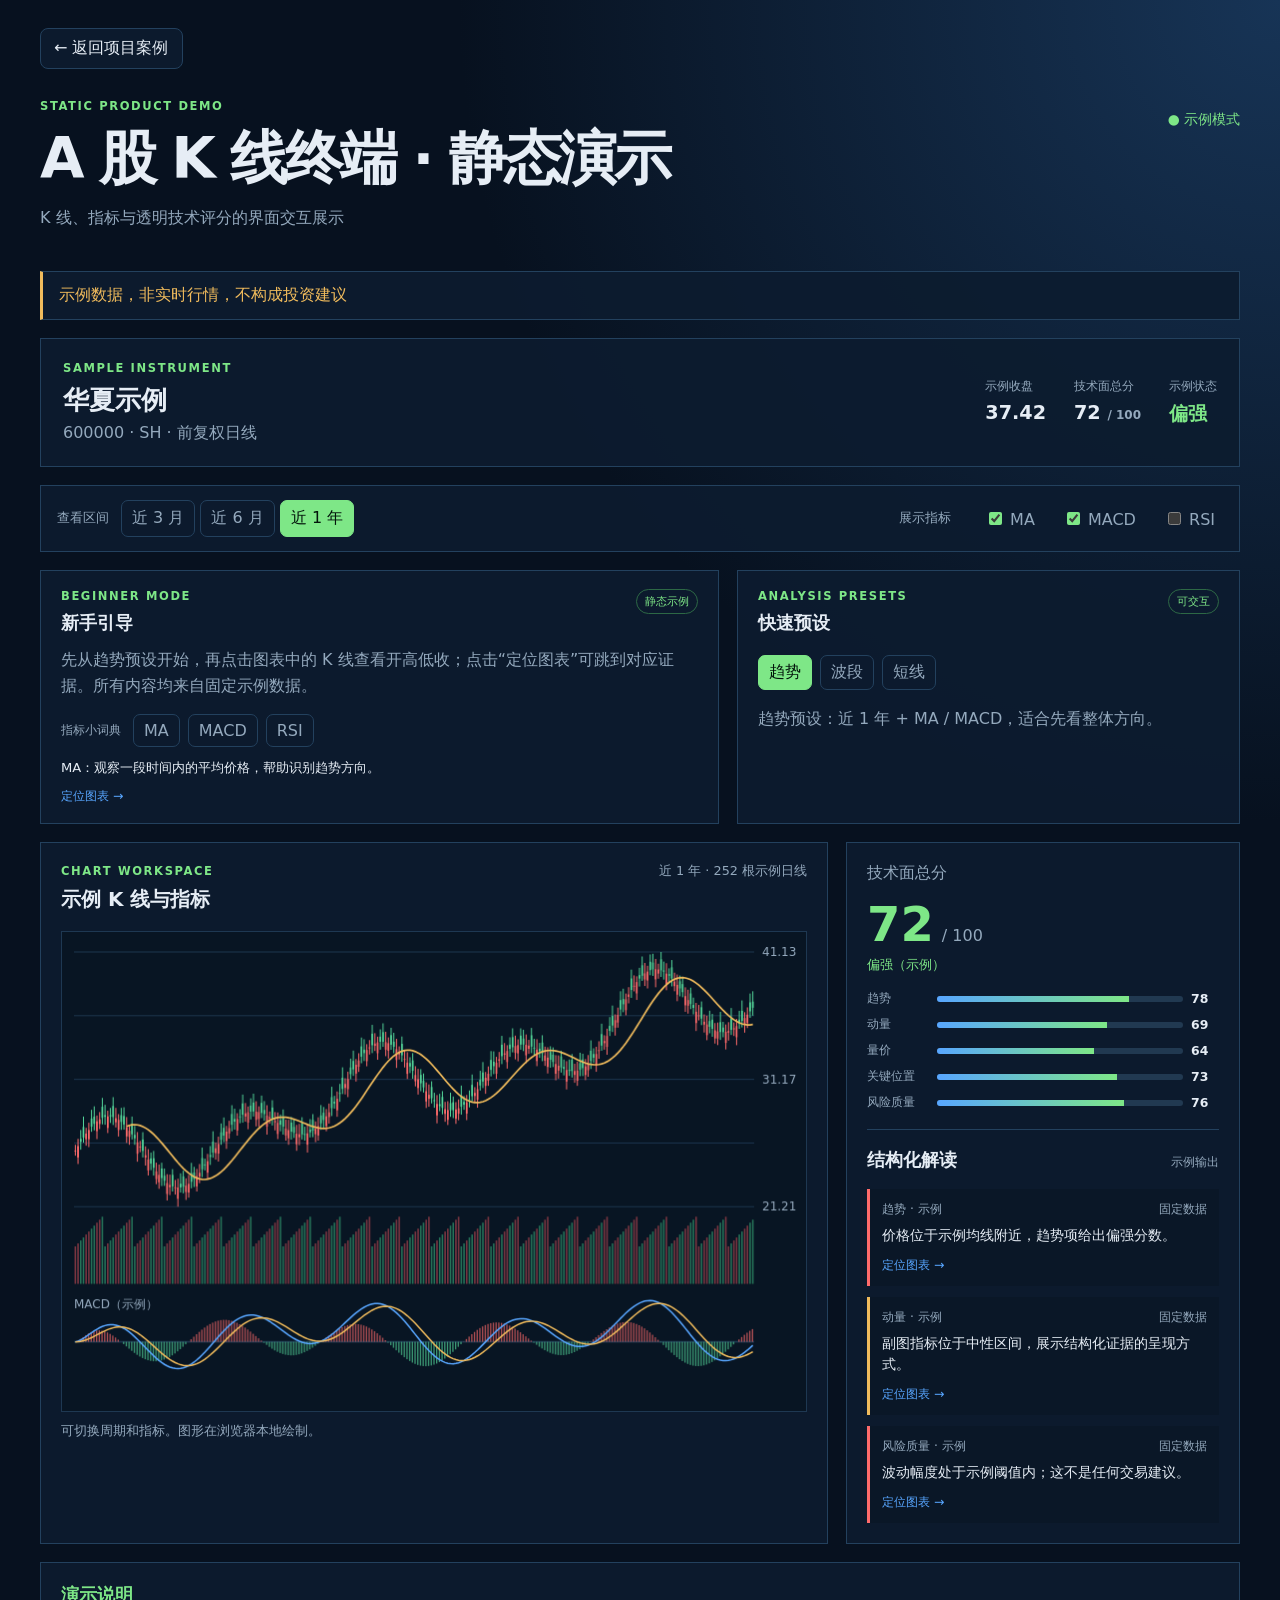
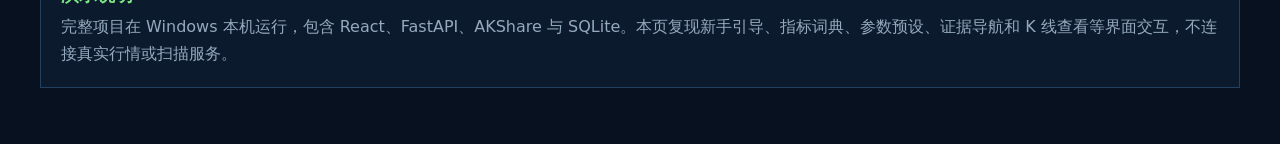
<file: static/a-share-kline-demo/index.html>
<!doctype html>
<html lang="zh-CN">
  <head>
    <meta charset="utf-8">
    <meta name="viewport" content="width=device-width, initial-scale=1">
    <meta name="robots" content="noindex">
    <title>A 股 K 线终端 · 静态演示</title>
    <meta name="description" content="A 股 K 线终端的静态交互演示，使用示例数据，不提供实时行情。">
    <link rel="stylesheet" href="styles.css">
  </head>
  <body>
    <main class="terminal-shell">
      <a class="back-link" href="/projects/a-share-kline-terminal/">← 返回项目案例</a>

      <header class="terminal-header">
        <div>
          <p class="eyebrow">STATIC PRODUCT DEMO</p>
          <h1>A 股 K 线终端 · 静态演示</h1>
          <p class="subtitle">K 线、指标与透明技术评分的界面交互展示</p>
        </div>
        <span class="demo-badge">● 示例模式</span>
      </header>

      <p class="notice" role="note">示例数据，非实时行情，不构成投资建议</p>

      <section class="stock-summary" aria-label="示例标的信息">
        <div>
          <p class="eyebrow">SAMPLE INSTRUMENT</p>
          <h2>华夏示例</h2>
          <p>600000 · SH · 前复权日线</p>
        </div>
        <dl>
          <div><dt>示例收盘</dt><dd>37.42</dd></div>
          <div><dt>技术面总分</dt><dd>72 <small>/ 100</small></dd></div>
          <div><dt>示例状态</dt><dd class="up">偏强</dd></div>
        </dl>
      </section>

      <section class="controls" aria-label="图表控制">
        <div class="control-group">
          <span>查看区间</span>
          <div role="group" aria-label="查看区间">
            <button data-range="3m" type="button" aria-pressed="false">近 3 月</button>
            <button data-range="6m" type="button" aria-pressed="false">近 6 月</button>
            <button data-range="1y" type="button" aria-pressed="true">近 1 年</button>
          </div>
        </div>
        <fieldset class="indicator-group">
          <legend>展示指标</legend>
          <label><input data-indicator="ma" type="checkbox" checked> MA</label>
          <label><input data-indicator="macd" type="checkbox" checked> MACD</label>
          <label><input data-indicator="rsi" type="checkbox"> RSI</label>
        </fieldset>
      </section>

      <section class="learning-grid" aria-label="新手引导与参数预设">
        <article class="learning-card">
          <div class="section-heading">
            <div>
              <p class="eyebrow">BEGINNER MODE</p>
              <h2>新手引导</h2>
            </div>
            <span class="feature-tag">静态示例</span>
          </div>
          <p id="guide-copy">先从趋势预设开始，再点击图表中的 K 线查看开高低收；点击“定位图表”可跳到对应证据。所有内容均来自固定示例数据。</p>
          <div class="glossary-row" role="group" aria-label="指标小词典">
            <span>指标小词典</span>
            <button data-glossary="ma" type="button">MA</button>
            <button data-glossary="macd" type="button">MACD</button>
            <button data-glossary="rsi" type="button">RSI</button>
          </div>
          <p class="glossary-copy" id="glossary-copy">MA：观察一段时间内的平均价格，帮助识别趋势方向。</p>
          <button class="evidence-link" data-evidence="guide" type="button">定位图表 →</button>
        </article>

        <article class="preset-card">
          <div class="section-heading">
            <div>
              <p class="eyebrow">ANALYSIS PRESETS</p>
              <h2>快速预设</h2>
            </div>
            <span class="feature-tag">可交互</span>
          </div>
          <div class="preset-row" role="group" aria-label="分析预设">
            <button data-preset="trend" type="button" aria-pressed="true">趋势</button>
            <button data-preset="swing" type="button" aria-pressed="false">波段</button>
            <button data-preset="short" type="button" aria-pressed="false">短线</button>
          </div>
          <p id="preset-copy">趋势预设：近 1 年 + MA / MACD，适合先看整体方向。</p>
        </article>
      </section>

      <section class="demo-grid">
        <section class="chart-card" aria-labelledby="chart-title">
          <header>
            <div>
              <p class="eyebrow">CHART WORKSPACE</p>
              <h2 id="chart-title">示例 K 线与指标</h2>
            </div>
            <span id="range-label">近 1 年 · 252 根示例日线</span>
          </header>
          <canvas id="chart" aria-label="华夏示例的 K 线、成交量与技术指标图"></canvas>
          <section class="chart-tooltip" id="chart-tooltip" aria-live="polite" hidden>
            <p id="tooltip-date"></p>
            <dl>
              <div><dt>开</dt><dd id="tooltip-open"></dd></div>
              <div><dt>高</dt><dd id="tooltip-high"></dd></div>
              <div><dt>低</dt><dd id="tooltip-low"></dd></div>
              <div><dt>收</dt><dd id="tooltip-close"></dd></div>
              <div><dt>涨跌</dt><dd id="tooltip-change"></dd></div>
              <div><dt>成交量</dt><dd id="tooltip-volume"></dd></div>
            </dl>
            <small id="tooltip-state"></small>
          </section>
          <p class="chart-hint">可切换周期和指标。图形在浏览器本地绘制。</p>
        </section>

        <aside class="analysis-rail" aria-label="技术面解读">
          <section class="score-card">
            <p>技术面总分</p>
            <div><strong id="score-total">72</strong><span>/ 100</span></div>
            <em>偏强（示例）</em>
            <ul class="score-breakdown" aria-label="示例评分构成">
              <li><span>趋势</span><i><b style="width: 78%"></b></i><strong>78</strong></li>
              <li><span>动量</span><i><b style="width: 69%"></b></i><strong>69</strong></li>
              <li><span>量价</span><i><b style="width: 64%"></b></i><strong>64</strong></li>
              <li><span>关键位置</span><i><b style="width: 73%"></b></i><strong>73</strong></li>
              <li><span>风险质量</span><i><b style="width: 76%"></b></i><strong>76</strong></li>
            </ul>
          </section>

          <section class="insight-panel">
            <header><h2>结构化解读</h2><span>示例输出</span></header>
            <div id="insights"></div>
          </section>
        </aside>
      </section>

      <section class="method-note" aria-labelledby="method-title">
        <h2 id="method-title">演示说明</h2>
        <p>完整项目在 Windows 本机运行，包含 React、FastAPI、AKShare 与 SQLite。本页复现新手引导、指标词典、参数预设、证据导航和 K 线查看等界面交互，不连接真实行情或扫描服务。</p>
      </section>
    </main>
    <noscript>此静态演示需要启用 JavaScript 才能绘制示例图表。</noscript>
    <script type="module" src="app.js"></script>
  </body>
</html>
</file>
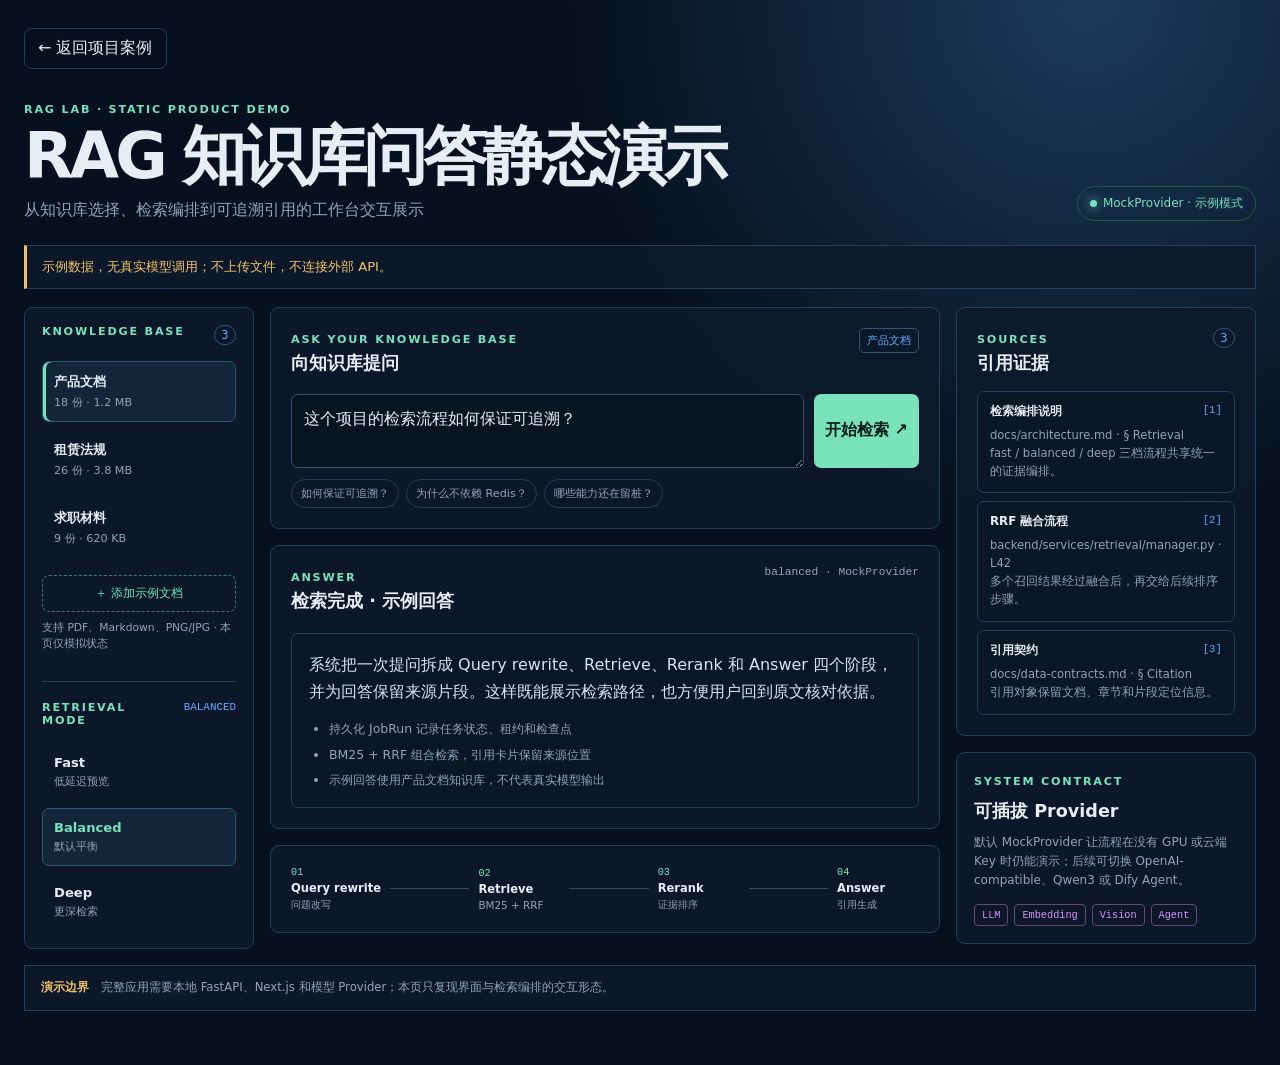
<file: static/rag-knowledge-base-demo/index.html>
<!doctype html>
<html lang="zh-CN">
  <head>
    <meta charset="utf-8">
    <meta name="viewport" content="width=device-width, initial-scale=1">
    <meta name="robots" content="noindex">
    <title>RAG 知识库问答静态演示</title>
    <meta name="description" content="RAG 知识库问答的静态交互演示，使用示例数据，无真实模型调用。">
    <link rel="stylesheet" href="styles.css">
  </head>
  <body>
    <main class="rag-shell">
      <a class="back-link" href="/projects/rag-knowledge-base/">← 返回项目案例</a>

      <header class="hero">
        <div>
          <p class="eyebrow">RAG LAB · STATIC PRODUCT DEMO</p>
          <h1>RAG 知识库问答静态演示</h1>
          <p class="subtitle">从知识库选择、检索编排到可追溯引用的工作台交互展示</p>
        </div>
        <div class="hero-meta"><span class="status-dot"></span>MockProvider · 示例模式</div>
      </header>

      <p class="notice" role="note">示例数据，无真实模型调用；不上传文件，不连接外部 API。</p>

      <section class="workspace" aria-label="RAG 知识库问答工作台">
        <aside class="sidebar panel">
          <div class="panel-heading"><span class="eyebrow">KNOWLEDGE BASE</span><span class="count">3</span></div>
          <div class="kb-list" role="listbox" aria-label="知识库选择">
            <button class="kb-item is-active" data-kb="产品文档" type="button" role="option" aria-selected="true"><strong>产品文档</strong><span>18 份 · 1.2 MB</span></button>
            <button class="kb-item" data-kb="租赁法规" type="button" role="option" aria-selected="false"><strong>租赁法规</strong><span>26 份 · 3.8 MB</span></button>
            <button class="kb-item" data-kb="求职材料" type="button" role="option" aria-selected="false"><strong>求职材料</strong><span>9 份 · 620 KB</span></button>
          </div>
          <button class="upload-button" type="button" data-upload>＋ 添加示例文档</button>
          <p class="upload-hint" id="upload-hint">支持 PDF、Markdown、PNG/JPG · 本页仅模拟状态</p>

          <div class="sidebar-section">
            <div class="panel-heading"><span class="eyebrow">RETRIEVAL MODE</span><span class="mode-label" id="mode-label">BALANCED</span></div>
            <div class="mode-list" role="group" aria-label="检索模式">
              <button data-mode="fast" type="button"><strong>Fast</strong><span>低延迟预览</span></button>
              <button data-mode="balanced" class="is-active" type="button"><strong>Balanced</strong><span>默认平衡</span></button>
              <button data-mode="deep" type="button"><strong>Deep</strong><span>更深检索</span></button>
            </div>
          </div>
        </aside>

        <section class="chat-column">
          <div class="query-card panel">
            <div class="panel-heading"><div><span class="eyebrow">ASK YOUR KNOWLEDGE BASE</span><h2>向知识库提问</h2></div><span class="active-kb" id="active-kb">产品文档</span></div>
            <div class="query-box"><textarea id="query-input" rows="2" aria-label="问题输入" placeholder="例如：这个项目的检索流程如何保证可追溯？">这个项目的检索流程如何保证可追溯？</textarea><button id="ask-button" type="button">开始检索 <span>↗</span></button></div>
            <div class="query-chips" aria-label="示例问题"><button data-query="这个项目的检索流程如何保证可追溯？" type="button">如何保证可追溯？</button><button data-query="系统为什么不依赖 Redis？" type="button">为什么不依赖 Redis？</button><button data-query="V1 当前哪些能力还在留桩？" type="button">哪些能力还在留桩？</button></div>
          </div>

          <section class="answer-card panel" aria-live="polite">
            <div class="answer-heading"><div><span class="eyebrow">ANSWER</span><h2 id="answer-title">检索完成 · 示例回答</h2></div><span class="answer-time" id="answer-time">1.8s · balanced</span></div>
            <div class="answer-body" id="answer-body"><p>系统通过持久化任务、检索编排和引用卡片把回答过程拆成可追踪步骤。当前回答来自固定示例，不代表真实模型输出。</p><ul><li>检索模式：Balanced</li><li>证据范围：产品文档 · 3 个片段</li></ul></div>
          </section>

          <div class="pipeline panel" aria-label="检索链路">
            <div class="pipeline-step is-done"><span>01</span><strong>Query rewrite</strong><small>问题改写</small></div><div class="pipeline-line"></div><div class="pipeline-step is-done"><span>02</span><strong>Retrieve</strong><small>BM25 + RRF</small></div><div class="pipeline-line"></div><div class="pipeline-step is-done"><span>03</span><strong>Rerank</strong><small>证据排序</small></div><div class="pipeline-line"></div><div class="pipeline-step is-current"><span>04</span><strong>Answer</strong><small>引用生成</small></div>
          </div>
        </section>

        <aside class="evidence-column">
          <section class="citations panel">
            <div class="panel-heading"><div><span class="eyebrow">SOURCES</span><h2>引用证据</h2></div><span class="count" id="citation-count">3</span></div>
            <div id="citations" class="citation-list"></div>
          </section>
          <section class="contract panel">
            <span class="eyebrow">SYSTEM CONTRACT</span>
            <h2>可插拔 Provider</h2>
            <p>默认 MockProvider 让流程在没有 GPU 或云端 Key 时仍能演示；后续可切换 OpenAI-compatible、Qwen3 或 Dify Agent。</p>
            <div class="contract-tags"><span>LLM</span><span>Embedding</span><span>Vision</span><span>Agent</span></div>
          </section>
        </aside>
      </section>

      <footer class="footer-note"><strong>演示边界</strong><span>完整应用需要本地 FastAPI、Next.js 和模型 Provider；本页只复现界面与检索编排的交互形态。</span></footer>
    </main>
    <noscript>此静态演示需要启用 JavaScript 才能模拟检索交互。</noscript>
    <script type="module" src="app.js"></script>
  </body>
</html>
</file>
<file: static/a-share-kline-demo/styles.css>
:root {
  color-scheme: dark;
  --canvas: #07111f;
  --surface: #0d1c2f;
  --surface-raised: #122842;
  --line: #23415e;
  --text: #e6edf5;
  --muted: #94a9bd;
  --accent: #7ee787;
  --blue: #58a6ff;
  --up: #ff6b6b;
  --down: #54d69a;
  --warning: #f0bb5c;
}

* { box-sizing: border-box; }

body {
  min-width: 320px;
  margin: 0;
  color: var(--text);
  background: radial-gradient(circle at top right, #173456 0, transparent 38%), var(--canvas);
  font-family: Inter, "Microsoft YaHei", system-ui, sans-serif;
}

button, input { font: inherit; }

.terminal-shell {
  width: min(1200px, calc(100% - 32px));
  margin: 0 auto;
  padding: 28px 0 56px;
}

.back-link, .notice, .stock-summary, .controls, .chart-card, .analysis-rail, .method-note {
  border: 1px solid var(--line);
  background: color-mix(in srgb, var(--surface) 92%, transparent);
}

.back-link {
  display: inline-flex;
  margin-bottom: 30px;
  padding: 9px 13px;
  color: var(--text);
  text-decoration: none;
  border-radius: 8px;
}

.back-link:hover { border-color: var(--accent); color: var(--accent); }

.terminal-header, .stock-summary, .chart-card > header, .insight-panel > header {
  display: flex;
  justify-content: space-between;
  gap: 20px;
}

.terminal-header { align-items: flex-start; }
.eyebrow { margin: 0 0 8px; color: var(--accent); font-size: .72rem; font-weight: 750; letter-spacing: .14em; }
h1, h2, p { margin-top: 0; }
h1 { max-width: 720px; margin-bottom: 10px; font-size: clamp(2rem, 5vw, 3.6rem); letter-spacing: -.05em; }
h2 { margin-bottom: 6px; font-size: 1.1rem; }
.subtitle, .chart-hint, .method-note p { color: var(--muted); }
.demo-badge, .notice, .up { color: var(--accent); }
.demo-badge { padding-top: 12px; white-space: nowrap; font-size: .86rem; }

.notice { margin: 26px 0 18px; padding: 13px 16px; color: var(--warning); border-left: 3px solid var(--warning); }

.stock-summary { align-items: center; padding: 22px; }
.stock-summary h2 { margin-bottom: 5px; font-size: 1.65rem; }
.stock-summary p:last-child { margin: 0; color: var(--muted); }
.stock-summary dl { display: flex; gap: 28px; margin: 0; }
.stock-summary dt { margin-bottom: 6px; color: var(--muted); font-size: .76rem; }
.stock-summary dd { margin: 0; font-weight: 800; font-size: 1.2rem; }
.stock-summary small { color: var(--muted); font-size: .75rem; }

.controls { display: flex; align-items: center; justify-content: space-between; gap: 20px; margin: 18px 0; padding: 14px 16px; }
.control-group, .indicator-group { display: flex; align-items: center; gap: 12px; border: 0; margin: 0; padding: 0; }
.control-group > span, .indicator-group legend { color: var(--muted); font-size: .8rem; }
.indicator-group legend { float: left; margin-right: 12px; }
.control-group button, .indicator-group label { border-radius: 7px; cursor: pointer; }
.control-group button { border: 1px solid var(--line); padding: 7px 10px; color: var(--muted); background: transparent; }
.control-group button[aria-pressed="true"] { color: #03140b; background: var(--accent); border-color: var(--accent); }
.indicator-group label { padding: 6px 8px; color: var(--muted); }
.indicator-group input { accent-color: var(--accent); }

.learning-grid { display: grid; grid-template-columns: minmax(0, 1.35fr) minmax(280px, 1fr); gap: 18px; margin: 18px 0; }
.learning-card, .preset-card { padding: 18px 20px; border: 1px solid var(--line); background: color-mix(in srgb, var(--surface) 92%, transparent); }
.section-heading { display: flex; align-items: flex-start; justify-content: space-between; gap: 16px; }
.section-heading h2 { margin-bottom: 12px; }
.feature-tag { padding: 4px 8px; color: var(--accent); border: 1px solid #2d6845; border-radius: 999px; font-size: .7rem; white-space: nowrap; }
.learning-card > p, .preset-card > p { color: var(--muted); line-height: 1.6; }
.glossary-row { display: flex; align-items: center; flex-wrap: wrap; gap: 8px; margin-top: 14px; }
.glossary-row > span { margin-right: 4px; color: var(--muted); font-size: .78rem; }
.glossary-row button, .preset-row button { border: 1px solid var(--line); border-radius: 7px; padding: 6px 10px; color: var(--muted); background: transparent; cursor: pointer; }
.glossary-row button:hover, .glossary-row button.is-active, .preset-row button:hover, .preset-row button[aria-pressed="true"] { color: #03140b; border-color: var(--accent); background: var(--accent); }
.glossary-copy { min-height: 1.5em; margin: 10px 0 0; color: var(--text) !important; font-size: .82rem; }
.preset-row { display: flex; flex-wrap: wrap; gap: 8px; margin: 8px 0 16px; }
.evidence-link { margin-top: 10px; padding: 0; color: var(--blue); border: 0; background: transparent; cursor: pointer; font-size: .78rem; }
.evidence-link:hover { color: var(--accent); text-decoration: underline; }
#chart.evidence-focus { animation: evidence-focus 1.1s ease-out; }
@keyframes evidence-focus { 0% { box-shadow: 0 0 0 0 rgb(126 231 135 / 75%); } 100% { box-shadow: 0 0 0 12px rgb(126 231 135 / 0%); } }

.demo-grid { display: grid; grid-template-columns: minmax(0, 2fr) minmax(260px, 1fr); gap: 18px; }
.chart-card, .analysis-rail, .method-note { padding: 20px; }
.chart-card { position: relative; }
.chart-card header { align-items: baseline; }
.chart-card header h2 { font-size: 1.25rem; }
#range-label { color: var(--muted); font-size: .8rem; }
#chart { display: block; width: 100%; min-height: 480px; margin-top: 12px; border: 1px solid #1e3852; background: #081523; cursor: crosshair; touch-action: manipulation; }
.chart-tooltip { position: absolute; z-index: 1; top: 76px; right: 30px; min-width: 226px; padding: 12px; color: #dcecff; border: 1px solid #315270; border-radius: 8px; background: rgb(5 16 28 / 94%); box-shadow: 0 12px 32px rgb(0 0 0 / 28%); pointer-events: none; }
.chart-tooltip > p { margin: 0 0 9px; color: var(--accent); font-weight: 750; font-variant-numeric: tabular-nums; }
.chart-tooltip dl { display: grid; grid-template-columns: repeat(3, 1fr); gap: 8px 12px; margin: 0; }
.chart-tooltip dt { margin-bottom: 2px; color: var(--muted); font-size: .7rem; }
.chart-tooltip dd { margin: 0; font-family: ui-monospace, SFMono-Regular, Menlo, Consolas, monospace; font-size: .78rem; font-variant-numeric: tabular-nums; }
.chart-tooltip small { display: block; margin-top: 10px; color: var(--muted); font-size: .72rem; }
.chart-hint { margin: 10px 0 0; font-size: .82rem; }

.analysis-rail { display: grid; align-content: start; gap: 18px; }
.score-card { padding-bottom: 18px; border-bottom: 1px solid var(--line); }
.score-card > p { color: var(--muted); }
.score-card > div { display: flex; align-items: baseline; gap: 8px; }
.score-card > div strong { color: var(--accent); font-size: 3rem; line-height: 1; }
.score-card > div span { color: var(--muted); }
.score-card > em { display: inline-block; margin: 8px 0 16px; color: var(--accent); font-size: .84rem; font-style: normal; }
.score-breakdown { display: grid; gap: 9px; margin: 0; padding: 0; list-style: none; }
.score-breakdown li { display: grid; grid-template-columns: 62px 1fr 28px; align-items: center; gap: 8px; font-size: .78rem; }
.score-breakdown span { color: var(--muted); }
.score-breakdown i { height: 6px; overflow: hidden; background: #213951; border-radius: 999px; }
.score-breakdown b { display: block; height: 100%; background: linear-gradient(90deg, var(--blue), var(--accent)); }

.insight-panel > header { align-items: baseline; }
.insight-panel > header span { color: var(--muted); font-size: .75rem; }
.insight { margin-top: 11px; padding: 12px; border-left: 3px solid var(--blue); background: #0a1727; }
.insight.bullish { border-color: var(--up); }
.insight.neutral { border-color: var(--warning); }
.insight div { display: flex; justify-content: space-between; color: var(--muted); font-size: .77rem; }
.insight p { margin: 7px 0 0; font-size: .87rem; line-height: 1.55; }

.method-note { margin-top: 18px; }
.method-note h2 { color: var(--accent); }
.method-note p { margin-bottom: 0; line-height: 1.7; }

button:focus-visible, input:focus-visible, a:focus-visible { outline: 2px solid #7ee787; outline-offset: 3px; }

@media (prefers-reduced-motion: reduce) {
  *, *::before, *::after { scroll-behavior: auto !important; animation-duration: .01ms !important; animation-iteration-count: 1 !important; }
}

@media (max-width: 900px) {
  .demo-grid { grid-template-columns: 1fr; }
  .learning-grid { grid-template-columns: 1fr; }
  #chart { min-height: 360px; }
}

@media (max-width: 680px) {
  .terminal-shell { width: min(100% - 20px, 1200px); padding-top: 16px; }
  .terminal-header, .stock-summary, .controls { align-items: flex-start; flex-direction: column; }
  .stock-summary dl { width: 100%; justify-content: space-between; gap: 10px; }
  .controls { gap: 14px; }
  .control-group, .indicator-group { flex-wrap: wrap; }
  .indicator-group legend { float: none; width: 100%; }
  #chart { min-height: 320px; }
  .chart-tooltip { top: auto; right: 30px; bottom: 52px; left: 30px; min-width: 0; }
}
</file>
<file: static/rag-knowledge-base-demo/styles.css>
:root { color-scheme: dark; --bg: #07101e; --panel: #0d1a2b; --raised: #12253b; --line: #233f5c; --text: #e6edf5; --muted: #8fa4ba; --mint: #79e2bb; --blue: #6aa9ff; --amber: #f0c36a; --pink: #dc91ff; }
* { box-sizing: border-box; }
body { min-width: 320px; margin: 0; color: var(--text); background: radial-gradient(circle at 85% 0, #1a3b5d 0, transparent 34%), var(--bg); font-family: Inter, "Microsoft YaHei", system-ui, sans-serif; }
button, textarea { font: inherit; }
button { cursor: pointer; }
.rag-shell { width: min(1440px, calc(100% - 48px)); margin: 0 auto; padding: 28px 0 54px; }
.back-link { display: inline-flex; margin-bottom: 34px; padding: 9px 13px; color: var(--text); border: 1px solid var(--line); border-radius: 8px; text-decoration: none; }
.back-link:hover { color: var(--mint); border-color: var(--mint); }
.hero { display: flex; align-items: flex-end; justify-content: space-between; gap: 24px; padding-bottom: 24px; }
.eyebrow { margin: 0 0 8px; color: var(--mint); font-size: .7rem; font-weight: 800; letter-spacing: .16em; }
h1, h2, p { margin-top: 0; }
h1 { max-width: 850px; margin-bottom: 10px; font-size: clamp(2.2rem, 5vw, 4.6rem); letter-spacing: -.06em; line-height: 1.03; }
h2 { margin-bottom: 0; font-size: 1.1rem; }
.subtitle { margin: 0; color: var(--muted); font-size: 1rem; }
.hero-meta { padding: 8px 12px; color: var(--mint); border: 1px solid #265943; border-radius: 999px; font-size: .75rem; white-space: nowrap; }
.status-dot { display: inline-block; width: 7px; height: 7px; margin-right: 6px; border-radius: 50%; background: var(--mint); box-shadow: 0 0 12px var(--mint); }
.notice, .panel, .footer-note { border: 1px solid var(--line); background: rgb(13 26 43 / 91%); }
.notice { margin: 0 0 18px; padding: 12px 15px; color: var(--amber); border-left: 3px solid var(--amber); font-size: .82rem; }
.workspace { display: grid; grid-template-columns: 230px minmax(420px, 1fr) 300px; gap: 16px; align-items: start; }
.panel { border-radius: 9px; }
.sidebar { padding: 17px; }
.panel-heading { display: flex; align-items: flex-start; justify-content: space-between; gap: 12px; }
.panel-heading .eyebrow { margin-bottom: 0; }
.count { min-width: 22px; padding: 2px 6px; color: var(--blue); border: 1px solid #31557d; border-radius: 999px; text-align: center; font-size: .72rem; }
.kb-list, .mode-list { display: grid; gap: 7px; margin-top: 16px; }
.kb-item, .mode-list button { display: grid; gap: 4px; width: 100%; padding: 11px; color: var(--text); border: 1px solid transparent; border-radius: 7px; background: transparent; text-align: left; }
.kb-item:hover, .kb-item.is-active, .mode-list button:hover, .mode-list button.is-active { border-color: #2a5a75; background: var(--raised); }
.kb-item.is-active { box-shadow: inset 3px 0 var(--mint); }
.kb-item strong, .mode-list strong { font-size: .82rem; }
.kb-item span, .mode-list span { color: var(--muted); font-size: .7rem; }
.upload-button { width: 100%; margin-top: 17px; padding: 9px; color: var(--mint); border: 1px dashed #397c69; border-radius: 7px; background: transparent; font-size: .78rem; }
.upload-button:hover { background: #102e32; }
.upload-hint { margin: 8px 0 0; color: var(--muted); font-size: .67rem; line-height: 1.5; }
.sidebar-section { margin-top: 29px; padding-top: 19px; border-top: 1px solid var(--line); }
.mode-label { color: var(--blue); font: .68rem ui-monospace, monospace; }
.mode-list button.is-active { color: var(--mint); }
.active-kb { padding: 4px 7px; color: var(--blue); border: 1px solid #31557d; border-radius: 5px; font-size: .7rem; white-space: nowrap; }
.chat-column, .evidence-column { display: grid; gap: 16px; }
.query-card, .answer-card, .pipeline, .citations, .contract { padding: 20px; }
.query-card h2, .answer-card h2, .citations h2 { margin-top: 4px; }
.query-box { display: grid; grid-template-columns: 1fr auto; gap: 10px; margin-top: 19px; }
textarea { width: 100%; resize: vertical; min-height: 70px; padding: 12px; color: var(--text); border: 1px solid #315270; border-radius: 7px; outline: none; background: #081422; line-height: 1.5; }
textarea:focus { border-color: var(--mint); box-shadow: 0 0 0 2px rgb(121 226 187 / 14%); }
#ask-button { align-self: stretch; min-width: 105px; color: #061b18; border: 0; border-radius: 7px; background: var(--mint); font-weight: 800; }
#ask-button:hover { filter: brightness(1.08); }
.query-chips { display: flex; flex-wrap: wrap; gap: 7px; margin-top: 11px; }
.query-chips button { padding: 6px 9px; color: var(--muted); border: 1px solid var(--line); border-radius: 999px; background: transparent; font-size: .7rem; }
.query-chips button:hover { color: var(--text); border-color: var(--blue); }
.answer-heading { display: flex; align-items: flex-start; justify-content: space-between; gap: 14px; }
.answer-time { color: var(--muted); font: .7rem ui-monospace, monospace; }
.answer-body { margin-top: 20px; padding: 17px; border: 1px solid #1d4260; border-radius: 7px; background: #0a1727; color: #d5e4f2; line-height: 1.7; }
.answer-body p { margin-bottom: 13px; }
.answer-body ul { display: grid; gap: 4px; margin: 0; padding-left: 20px; color: var(--muted); font-size: .78rem; }
.pipeline { display: flex; align-items: center; gap: 9px; }
.pipeline-step { display: grid; gap: 3px; min-width: 82px; }
.pipeline-step span { color: var(--muted); font: .64rem ui-monospace, monospace; }
.pipeline-step strong { font-size: .72rem; }
.pipeline-step small { color: var(--muted); font-size: .65rem; }
.pipeline-step.is-done span, .pipeline-step.is-current span { color: var(--mint); }
.pipeline-line { flex: 1; height: 1px; background: #2a4c68; }
.citation-list { display: grid; gap: 8px; margin-top: 16px; }
.citation { width: 100%; padding: 12px; color: var(--text); border: 1px solid var(--line); border-radius: 7px; background: #0a1727; text-align: left; }
.citation:hover, .citation.is-selected { border-color: var(--blue); background: #10243a; }
.citation header { display: flex; justify-content: space-between; gap: 8px; margin-bottom: 7px; }
.citation strong { font-size: .74rem; }
.citation span { color: var(--blue); font: .67rem ui-monospace, monospace; }
.citation p { margin: 0; color: var(--muted); font-size: .72rem; line-height: 1.55; }
.contract { padding: 17px; }
.contract h2 { margin: 10px 0; }
.contract p { margin-bottom: 14px; color: var(--muted); font-size: .75rem; line-height: 1.6; }
.contract-tags { display: flex; flex-wrap: wrap; gap: 6px; }
.contract-tags span { padding: 4px 7px; color: var(--pink); border: 1px solid #674878; border-radius: 4px; font: .64rem ui-monospace, monospace; }
.footer-note { display: flex; gap: 12px; margin-top: 16px; padding: 13px 16px; color: var(--muted); font-size: .73rem; line-height: 1.5; }
.footer-note strong { color: var(--amber); white-space: nowrap; }
button:focus-visible, a:focus-visible, textarea:focus-visible { outline: 2px solid var(--mint); outline-offset: 3px; }
@media (prefers-reduced-motion: reduce) { *, *::before, *::after { scroll-behavior: auto !important; animation-duration: .01ms !important; animation-iteration-count: 1 !important; } }
@media (max-width: 1100px) { .workspace { grid-template-columns: 205px minmax(360px, 1fr); } .evidence-column { grid-column: 1 / -1; grid-template-columns: 1fr 1fr; } }
@media (max-width: 720px) { .rag-shell { width: min(100% - 20px, 1440px); padding-top: 16px; } .hero { align-items: flex-start; flex-direction: column; } .hero-meta { align-self: flex-start; } .workspace { display: flex; flex-direction: column; } .sidebar, .chat-column, .evidence-column { width: 100%; } .evidence-column { display: grid; grid-template-columns: 1fr; } .query-box { grid-template-columns: 1fr; } #ask-button { min-height: 42px; } .pipeline { overflow-x: auto; padding-bottom: 14px; } .pipeline-step { min-width: 90px; } .footer-note { align-items: flex-start; flex-direction: column; gap: 4px; } }
</file>
